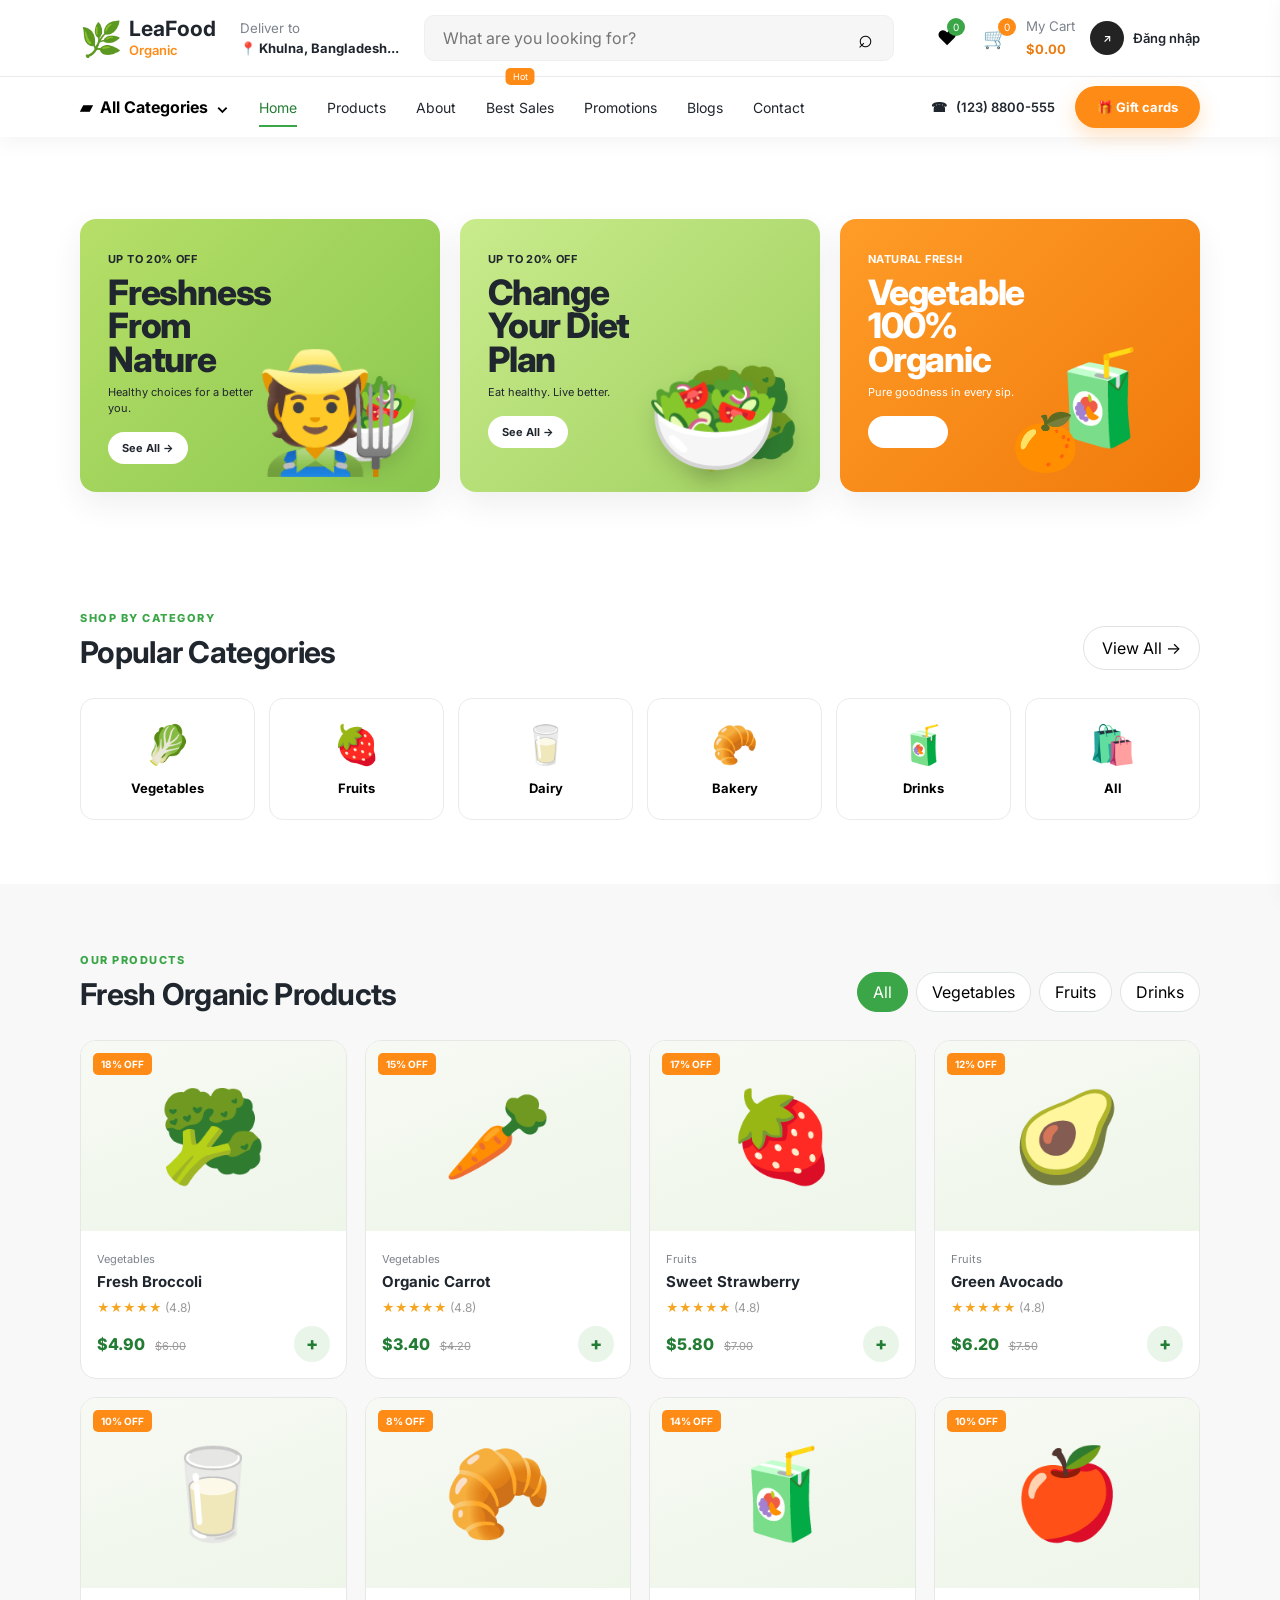
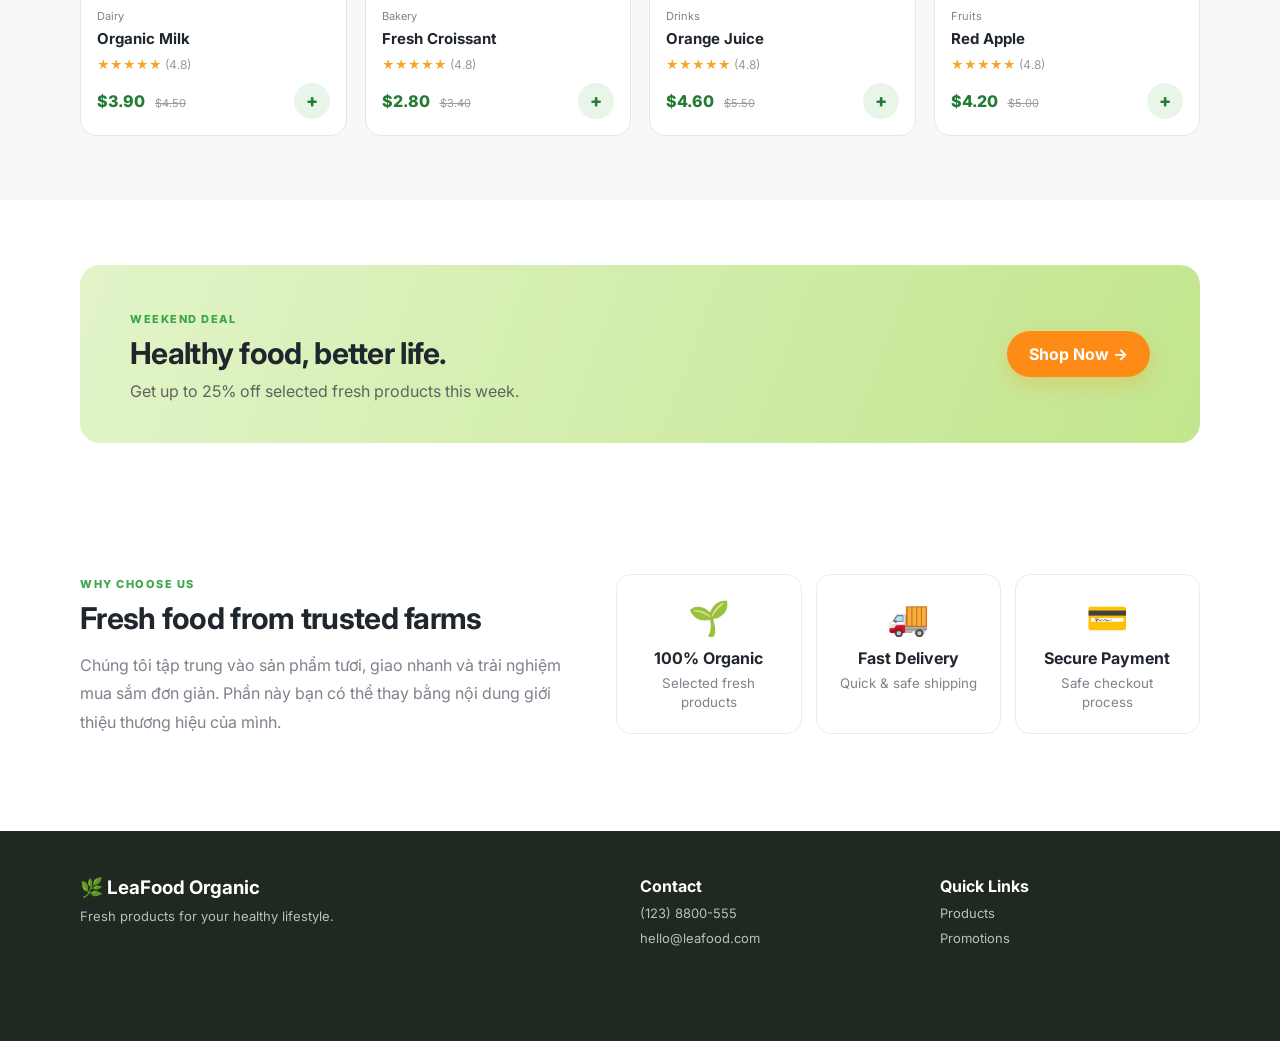
<file: frontend/html/index.html>
<!DOCTYPE html>
<html lang="vi">
<head>
  <meta charset="UTF-8" />
  <meta name="viewport" content="width=device-width, initial-scale=1.0" />
  <title>LeaFood Organic</title>
  <link rel="preconnect" href="https://fonts.googleapis.com">
  <link rel="preconnect" href="https://fonts.gstatic.com" crossorigin>
  <link href="https://fonts.googleapis.com/css2?family=Inter:wght@400;500;600;700;800&display=swap" rel="stylesheet">
  <link rel="stylesheet" href="../css/style.css" />
</head>
<body>

  <!-- TOP HEADER -->
  <header class="header">
    <div class="container header-top">
      <a class="logo" href="#">
        <div class="logo-mark">🌿</div>
        <div>
          <h2>LeaFood</h2>
          <span>Organic</span>
        </div>
      </a>

      <div class="delivery">
        <small>Deliver to</small>
        <strong>📍 Khulna, Bangladesh...</strong>
      </div>

      <div class="search-box">
        <input id="searchInput" type="text" placeholder="What are you looking for?" />
        <button id="searchBtn" aria-label="Search">⌕</button>
      </div>

      <div class="header-actions">
        <button class="icon-btn">
          ❤
          <span class="badge green">0</span>
        </button>

        <button class="icon-btn cart-icon" id="cartButton">
          🛒
          <span class="badge orange" id="cartCount">0</span>
        </button>

        <div class="cart-summary">
          <small>My Cart</small>
          <strong id="cartTotal">$0.00</strong>
        </div>

        <a class="user login-link" href="login.html">
          <div class="avatar" aria-hidden="true">↗</div>
          <span>Đăng nhập</span>
        </a>
      </div>
    </div>

    <!-- NAV -->
    <div class="nav-wrap">
      <div class="container nav">
        <button class="category-btn" id="categoryBtn">
          <span>▰</span>
          All Categories
          <span>⌄</span>
        </button>

        <nav class="nav-links" id="navLinks">
          <a class="active" href="#home">Home</a>
          <a href="#products">Products</a>
          <a href="#about">About</a>
          <a href="#products" class="hot-link">Best Sales <span class="hot">Hot</span></a>
          <a href="#promotions">Promotions</a>
          <a href="#blogs">Blogs</a>
          <a href="#contact">Contact</a>
        </nav>

        <div class="nav-right">
          <a href="tel:1238800555">☎ &nbsp; (123) 8800-555</a>
          <button class="gift-btn">🎁 Gift cards</button>
        </div>

        <button class="menu-toggle" id="menuToggle">☰</button>
      </div>
    </div>
  </header>

  <!-- MINI CATEGORY DROPDOWN -->
  <div class="category-dropdown" id="categoryDropdown">
    <a href="#">🥬 Vegetables</a>
    <a href="#">🍎 Fruits</a>
    <a href="#">🥛 Dairy</a>
    <a href="#">🍞 Bakery</a>
    <a href="#">🥩 Meat</a>
    <a href="#">🥤 Drinks</a>
  </div>

  <!-- HERO / BANNERS -->
  <main id="home">
    <section class="hero container">
      <article class="banner banner-green">
        <div class="banner-content">
          <span class="sale">UP TO 20% OFF</span>
          <h1>Freshness<br>From Nature</h1>
          <p>Healthy choices for a better you.</p>
          <a href="#products" class="shop-btn">See All →</a>
        </div>
        <div class="banner-art">
          <span class="big-emoji">🥗</span>
          <span class="person">🧑‍🌾</span>
        </div>
      </article>

      <article class="banner banner-lime">
        <div class="banner-content">
          <span class="sale">UP TO 20% OFF</span>
          <h2>Change<br>Your Diet Plan</h2>
          <p>Eat healthy. Live better.</p>
          <a href="#products" class="shop-btn">See All →</a>
        </div>
        <div class="banner-art">
          <span class="big-emoji">🥦</span>
          <span class="big-emoji salad">🥗</span>
        </div>
      </article>

      <article class="banner banner-orange">
        <div class="banner-content light">
          <span class="sale">NATURAL FRESH</span>
          <h2>Vegetable<br>100% Organic</h2>
          <p>Pure goodness in every sip.</p>
          <a href="#products" class="shop-btn">See All →</a>
        </div>
        <div class="banner-art">
          <span class="juice">🧃</span>
          <span class="orange-fruit">🍊</span>
        </div>
      </article>
    </section>

    <!-- CATEGORIES -->
    <section class="section container" id="products">
      <div class="section-heading">
        <div>
          <span class="eyebrow">SHOP BY CATEGORY</span>
          <h2>Popular Categories</h2>
        </div>
        <button class="outline-btn">View All →</button>
      </div>

      <div class="category-grid">
        <button class="category-card" data-filter="Vegetables">
          <span>🥬</span>
          <strong>Vegetables</strong>
        </button>
        <button class="category-card" data-filter="Fruits">
          <span>🍓</span>
          <strong>Fruits</strong>
        </button>
        <button class="category-card" data-filter="Dairy">
          <span>🥛</span>
          <strong>Dairy</strong>
        </button>
        <button class="category-card" data-filter="Bakery">
          <span>🥐</span>
          <strong>Bakery</strong>
        </button>
        <button class="category-card" data-filter="Drinks">
          <span>🧃</span>
          <strong>Drinks</strong>
        </button>
        <button class="category-card" data-filter="All">
          <span>🛍️</span>
          <strong>All</strong>
        </button>
      </div>
    </section>

    <!-- PRODUCTS -->
    <section class="section soft-bg">
      <div class="container">
        <div class="section-heading">
          <div>
            <span class="eyebrow">OUR PRODUCTS</span>
            <h2>Fresh Organic Products</h2>
          </div>
          <div class="product-tabs">
            <button class="tab active" data-filter="All">All</button>
            <button class="tab" data-filter="Vegetables">Vegetables</button>
            <button class="tab" data-filter="Fruits">Fruits</button>
            <button class="tab" data-filter="Drinks">Drinks</button>
          </div>
        </div>

        <div class="product-grid" id="productGrid">
          <article class="product-card">
            <div class="product-image">
              <span class="discount">18% OFF</span>
              <span>🥦</span>
            </div>
            <div class="product-info">
              <span class="product-category">Vegetables</span>
              <h3 class="product-title">Fresh Broccoli</h3>
              <div class="rating">★★★★★ <span style="color:#9a9a9a">(4.8)</span></div>
              <div class="product-bottom">
                <div>
                  <span class="price">$4.90</span>
                  <span class="old-price">$6.00</span>
                </div>
                <button class="add-btn" type="button" onclick="addToCart(1)">+</button>
              </div>
            </div>
          </article>
          <article class="product-card">
            <div class="product-image">
              <span class="discount">15% OFF</span>
              <span>🥕</span>
            </div>
            <div class="product-info">
              <span class="product-category">Vegetables</span>
              <h3 class="product-title">Organic Carrot</h3>
              <div class="rating">★★★★★ <span style="color:#9a9a9a">(4.8)</span></div>
              <div class="product-bottom">
                <div>
                  <span class="price">$3.40</span>
                  <span class="old-price">$4.20</span>
                </div>
                <button class="add-btn" type="button" onclick="addToCart(2)">+</button>
              </div>
            </div>
          </article>
          <article class="product-card">
            <div class="product-image">
              <span class="discount">17% OFF</span>
              <span>🍓</span>
            </div>
            <div class="product-info">
              <span class="product-category">Fruits</span>
              <h3 class="product-title">Sweet Strawberry</h3>
              <div class="rating">★★★★★ <span style="color:#9a9a9a">(4.8)</span></div>
              <div class="product-bottom">
                <div>
                  <span class="price">$5.80</span>
                  <span class="old-price">$7.00</span>
                </div>
                <button class="add-btn" type="button" onclick="addToCart(3)">+</button>
              </div>
            </div>
          </article>
          <article class="product-card">
            <div class="product-image">
              <span class="discount">12% OFF</span>
              <span>🥑</span>
            </div>
            <div class="product-info">
              <span class="product-category">Fruits</span>
              <h3 class="product-title">Green Avocado</h3>
              <div class="rating">★★★★★ <span style="color:#9a9a9a">(4.8)</span></div>
              <div class="product-bottom">
                <div>
                  <span class="price">$6.20</span>
                  <span class="old-price">$7.50</span>
                </div>
                <button class="add-btn" type="button" onclick="addToCart(4)">+</button>
              </div>
            </div>
          </article>
          <article class="product-card">
            <div class="product-image">
              <span class="discount">10% OFF</span>
              <span>🥛</span>
            </div>
            <div class="product-info">
              <span class="product-category">Dairy</span>
              <h3 class="product-title">Organic Milk</h3>
              <div class="rating">★★★★★ <span style="color:#9a9a9a">(4.8)</span></div>
              <div class="product-bottom">
                <div>
                  <span class="price">$3.90</span>
                  <span class="old-price">$4.50</span>
                </div>
                <button class="add-btn" type="button" onclick="addToCart(5)">+</button>
              </div>
            </div>
          </article>
          <article class="product-card">
            <div class="product-image">
              <span class="discount">8% OFF</span>
              <span>🥐</span>
            </div>
            <div class="product-info">
              <span class="product-category">Bakery</span>
              <h3 class="product-title">Fresh Croissant</h3>
              <div class="rating">★★★★★ <span style="color:#9a9a9a">(4.8)</span></div>
              <div class="product-bottom">
                <div>
                  <span class="price">$2.80</span>
                  <span class="old-price">$3.40</span>
                </div>
                <button class="add-btn" type="button" onclick="addToCart(6)">+</button>
              </div>
            </div>
          </article>
          <article class="product-card">
            <div class="product-image">
              <span class="discount">14% OFF</span>
              <span>🧃</span>
            </div>
            <div class="product-info">
              <span class="product-category">Drinks</span>
              <h3 class="product-title">Orange Juice</h3>
              <div class="rating">★★★★★ <span style="color:#9a9a9a">(4.8)</span></div>
              <div class="product-bottom">
                <div>
                  <span class="price">$4.60</span>
                  <span class="old-price">$5.50</span>
                </div>
                <button class="add-btn" type="button" onclick="addToCart(7)">+</button>
              </div>
            </div>
          </article>
          <article class="product-card">
            <div class="product-image">
              <span class="discount">10% OFF</span>
              <span>🍎</span>
            </div>
            <div class="product-info">
              <span class="product-category">Fruits</span>
              <h3 class="product-title">Red Apple</h3>
              <div class="rating">★★★★★ <span style="color:#9a9a9a">(4.8)</span></div>
              <div class="product-bottom">
                <div>
                  <span class="price">$4.20</span>
                  <span class="old-price">$5.00</span>
                </div>
                <button class="add-btn" type="button" onclick="addToCart(8)">+</button>
              </div>
            </div>
          </article>
        </div>
      </div>
    </section>

    <!-- PROMOTION -->
    <section class="promo container" id="promotions">
      <div>
        <span class="eyebrow">WEEKEND DEAL</span>
        <h2>Healthy food, better life.</h2>
        <p>Get up to 25% off selected fresh products this week.</p>
      </div>
      <button class="gift-btn">Shop Now →</button>
    </section>

    <section class="section container" id="about">
      <div class="about">
        <div>
          <span class="eyebrow">WHY CHOOSE US</span>
          <h2>Fresh food from trusted farms</h2>
          <p>
            Chúng tôi tập trung vào sản phẩm tươi, giao nhanh và trải nghiệm mua sắm đơn giản.
            Phần này bạn có thể thay bằng nội dung giới thiệu thương hiệu của mình.
          </p>
        </div>
        <div class="features">
          <div><span>🌱</span><b>100% Organic</b><small>Selected fresh products</small></div>
          <div><span>🚚</span><b>Fast Delivery</b><small>Quick & safe shipping</small></div>
          <div><span>💳</span><b>Secure Payment</b><small>Safe checkout process</small></div>
        </div>
      </div>
    </section>
  </main>

  <!-- CART PANEL -->
  <aside class="cart-panel" id="cartPanel">
    <div class="cart-panel-head">
      <h3>Your Cart</h3>
      <button id="closeCart">✕</button>
    </div>
    <div id="cartItems" class="cart-items">
      <p class="empty-cart">Your cart is empty.</p>
    </div>
    <div class="cart-footer">
      <div>
        <span>Total</span>
        <strong id="panelCartTotal">$0.00</strong>
      </div>
      <button class="checkout-btn">Checkout</button>
    </div>
  </aside>

  <div class="overlay" id="overlay"></div>

  <footer id="contact">
    <div class="container footer">
      <div>
        <h3>🌿 LeaFood Organic</h3>
        <p>Fresh products for your healthy lifestyle.</p>
      </div>
      <div>
        <b>Contact</b>
        <p>(123) 8800-555</p>
        <p>hello@leafood.com</p>
      </div>
      <div>
        <b>Quick Links</b>
        <p>Products</p>
        <p>Promotions</p>
      </div>
    </div>
  </footer>

  <script src="../js/script.js"></script>
</body>
</html>
</file>
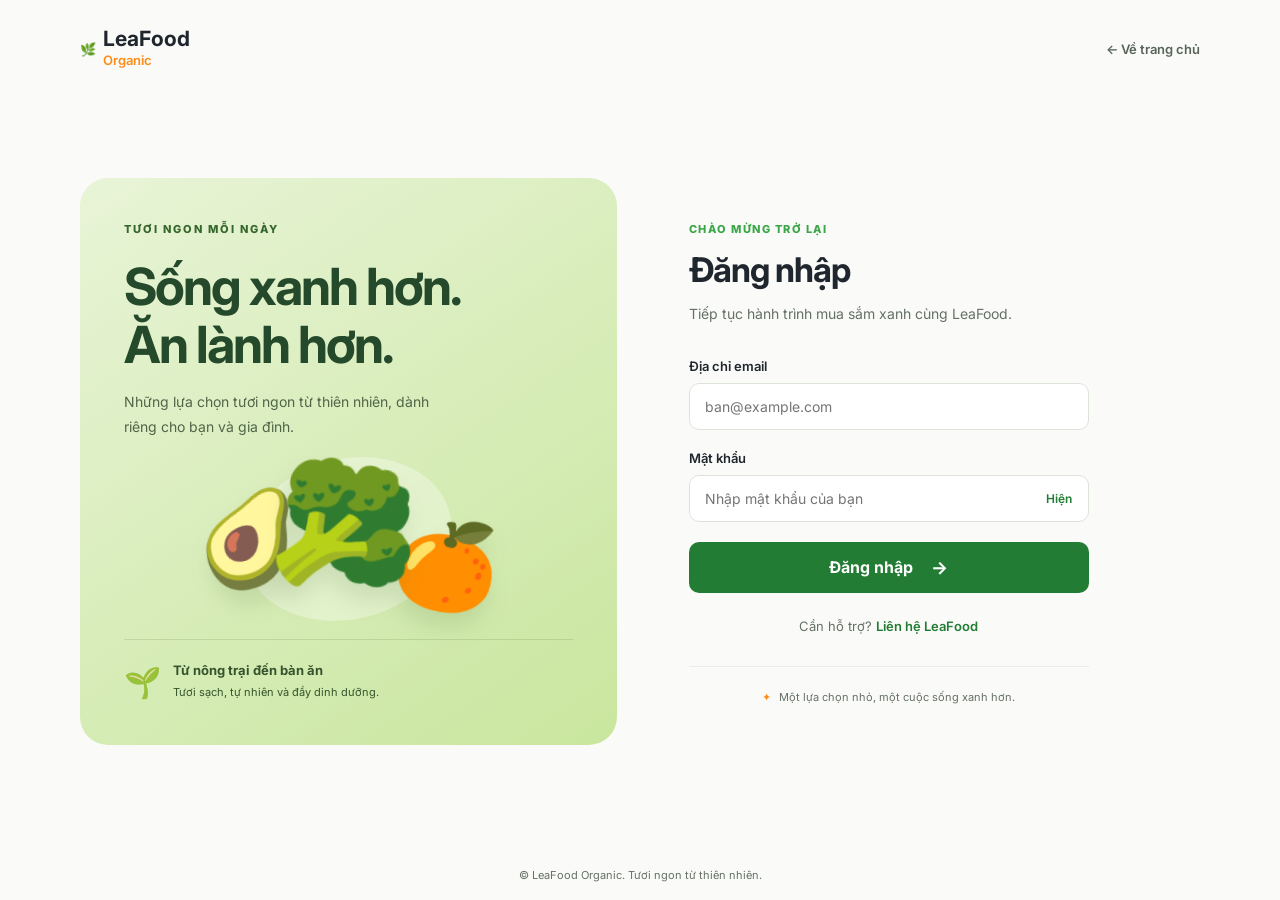
<file: frontend/html/login.html>
<!DOCTYPE html>
<html lang="vi">
<head>
  <meta charset="UTF-8" />
  <meta name="viewport" content="width=device-width, initial-scale=1.0" />
  <title>Đăng nhập | LeaFood Organic</title>
  <link rel="preconnect" href="https://fonts.googleapis.com">
  <link rel="preconnect" href="https://fonts.gstatic.com" crossorigin>
  <link href="https://fonts.googleapis.com/css2?family=Inter:wght@400;500;600;700;800&display=swap" rel="stylesheet">
  <link rel="stylesheet" href="../css/style.css" />
  <link rel="stylesheet" href="../css/login.css" />
</head>
<body class="login-page">
  <header class="login-header container">
    <a class="logo" href="index.php" aria-label="LeaFood — Trang chủ">
      <span class="logo-mark" aria-hidden="true">🌿</span>
      <div><h2>LeaFood</h2><span>Organic</span></div>
    </a>
    <a class="back-link" href="index.php">← Về trang chủ</a>
  </header>

  <main class="login-layout container">
    <section class="login-story" aria-labelledby="story-title">
      <span class="story-tag">TƯƠI NGON MỖI NGÀY</span>
      <h1 id="story-title">Sống xanh hơn.<br>Ăn lành hơn.</h1>
      <p>Những lựa chọn tươi ngon từ thiên nhiên, dành riêng cho bạn và gia đình.</p>
      <div class="produce-art" aria-hidden="true"><span>🥑</span><span>🥦</span><span>🍊</span></div>
      <div class="story-note"><span aria-hidden="true">🌱</span><div><strong>Từ nông trại đến bàn ăn</strong><small>Tươi sạch, tự nhiên và đầy dinh dưỡng.</small></div></div>
    </section>

    <section class="login-card" aria-labelledby="login-title">
      <span class="eyebrow">CHÀO MỪNG TRỞ LẠI</span>
      <h2 id="login-title">Đăng nhập</h2>
      <p class="login-intro">Tiếp tục hành trình mua sắm xanh cùng LeaFood.</p>

      <form id="loginForm" novalidate>
        <div class="form-field">
          <label for="email">Địa chỉ email</label>
          <input id="email" name="email" type="email" autocomplete="username" placeholder="ban@example.com" required aria-describedby="emailError" />
          <small class="field-error" id="emailError"></small>
        </div>
        <div class="form-field">
          <label for="password">Mật khẩu</label>
          <div class="password-field">
            <input id="password" name="password" type="password" autocomplete="current-password" placeholder="Nhập mật khẩu của bạn" required aria-describedby="passwordError" />
            <button id="togglePassword" type="button" aria-label="Hiện mật khẩu" aria-pressed="false">Hiện</button>
          </div>
          <small class="field-error" id="passwordError"></small>
        </div>
        <button class="login-submit" type="submit">Đăng nhập <span aria-hidden="true">→</span></button>
        <p id="loginStatus" class="login-status" role="status" aria-live="polite"></p>
      </form>
      <p class="login-help">Cần hỗ trợ? <a href="mailto:hello@leafood.com">Liên hệ LeaFood</a></p>
      <div class="login-assurance"><span aria-hidden="true">✦</span> Một lựa chọn nhỏ, một cuộc sống xanh hơn.</div>
    </section>
  </main>
  <footer class="login-footer">© LeaFood Organic. Tươi ngon từ thiên nhiên.</footer>
  <script src="../js/login.js"></script>
</body>
</html>
</file>
<file: frontend/css/style.css>
:root{
  --green:#3aa647;
  --green-dark:#237c34;
  --lime:#b7e271;
  --orange:#ff8b17;
  --text:#20262e;
  --muted:#7d838c;
  --border:#e9ebee;
  --soft:#f7f8f7;
  --white:#fff;
  --shadow:0 12px 30px rgba(37, 51, 43, .08);
}

*{
  box-sizing:border-box;
  margin:0;
  padding:0;
}

html{
  scroll-behavior:smooth;
}

body{
  font-family:"Inter",sans-serif;
  color:var(--text);
  background:#fff;
}

button,
input{
  font:inherit;
}

button,
a{
  -webkit-tap-highlight-color:transparent;
}

a{
  color:inherit;
  text-decoration:none;
}

.container{
  width:min(1120px,92%);
  margin:auto;
}

.header{
  position:sticky;
  top:0;
  z-index:50;
  background:#fff;
  box-shadow:0 5px 20px rgba(0,0,0,.05);
}

.header-top{
  min-height:76px;
  display:flex;
  align-items:center;
  gap:24px;
}

.logo{
  display:flex;
  align-items:center;
  min-width:max-content;
}

.logo-mark{
  font-size:34px;
  margin-right:7px;
}

.logo h2{
  line-height:1;
  font-size:21px;
}

.logo span{
  color:var(--orange);
  font-size:13px;
  font-weight:600;
}

.delivery{
  min-width:160px;
}

.delivery small,
.cart-summary small{
  display:block;
  color:var(--muted);
  margin-bottom:4px;
}

.delivery strong{
  display:block;
  max-width:170px;
  white-space:nowrap;
  overflow:hidden;
  text-overflow:ellipsis;
  font-size:13px;
}

.search-box{
  height:46px;
  flex:1;
  max-width:470px;
  display:flex;
  border-radius:10px;
  background:#f6f6f6;
  border:1px solid #efefef;
  overflow:hidden;
}

.search-box input{
  border:0;
  outline:0;
  flex:1;
  padding:0 18px;
  background:transparent;
}

.search-box button{
  width:55px;
  border:0;
  cursor:pointer;
  background:transparent;
  font-size:25px;
}

.header-actions{
  display:flex;
  align-items:center;
  gap:10px;
  margin-left:auto;
}

.icon-btn{
  position:relative;
  border:0;
  background:transparent;
  font-size:20px;
  cursor:pointer;
  padding:8px;
}

.badge{
  position:absolute;
  top:0;
  right:0;
  width:18px;
  height:18px;
  border-radius:50%;
  color:#fff;
  font-size:10px;
  display:grid;
  place-items:center;
}

.badge.green{background:var(--green);}
.badge.orange{background:var(--orange);}

.cart-summary strong{
  color:#eb7c12;
  font-size:13px;
}

.user{
  display:flex;
  align-items:center;
  gap:9px;
  margin-left:5px;
  font-size:13px;
  font-weight:600;
}

.avatar{
  width:34px;
  height:34px;
  border-radius:50%;
  display:grid;
  place-items:center;
  background:#232323;
  color:#fff;
  font-size:11px;
}

.header-actions .login-link{display:flex;}
.login-link:hover{color:var(--green-dark);}
.login-link:focus-visible{outline:2px solid var(--green);outline-offset:4px;border-radius:4px;}

.nav-wrap{
  border-top:1px solid var(--border);
}

.nav{
  height:60px;
  display:flex;
  align-items:center;
  gap:30px;
}

.category-btn{
  border:0;
  background:transparent;
  font-weight:700;
  display:flex;
  align-items:center;
  gap:8px;
  cursor:pointer;
}

.nav-links{
  display:flex;
  align-items:center;
  gap:30px;
  height:100%;
}

.nav-links a{
  font-size:14px;
  height:100%;
  display:flex;
  align-items:center;
  position:relative;
}

.nav-links a.active{
  color:var(--green-dark);
}

.nav-links a.active::after{
  content:"";
  position:absolute;
  height:2px;
  left:0;
  right:0;
  bottom:10px;
  background:var(--green);
}

.hot{
  position:absolute;
  top:-9px;
  left:50%;
  transform:translateX(-50%);
  padding:3px 7px;
  font-size:9px;
  background:var(--orange);
  color:#fff;
  border-radius:5px;
}

.nav-right{
  margin-left:auto;
  display:flex;
  align-items:center;
  gap:20px;
  white-space:nowrap;
  font-size:13px;
  font-weight:600;
}

.gift-btn{
  border:0;
  border-radius:24px;
  background:var(--orange);
  color:#fff;
  font-weight:700;
  padding:13px 22px;
  cursor:pointer;
  box-shadow:0 8px 20px rgba(255,139,23,.25);
}

.menu-toggle{
  display:none;
  border:0;
  background:transparent;
  font-size:25px;
}

.category-dropdown{
  position:fixed;
  z-index:80;
  top:135px;
  left:max(4%, calc((100% - 1120px)/2));
  width:220px;
  padding:10px;
  background:#fff;
  border:1px solid var(--border);
  border-radius:12px;
  box-shadow:var(--shadow);
  display:none;
}

.category-dropdown.open{display:block;}

.category-dropdown a{
  display:block;
  padding:12px 14px;
  border-radius:8px;
  font-size:14px;
}

.category-dropdown a:hover{
  background:#f3f8f3;
  color:var(--green-dark);
}

.hero{
  padding:82px 0 50px;
  display:grid;
  grid-template-columns:1fr 1fr 1fr;
  gap:20px;
}

.banner{
  min-height:250px;
  border-radius:16px;
  overflow:hidden;
  position:relative;
  padding:28px;
  box-shadow:var(--shadow);
}

.banner-green{
  background:linear-gradient(135deg,#b6df68,#8ac74f);
}

.banner-lime{
  background:linear-gradient(135deg,#c9eb8c,#9fd05f);
}

.banner-orange{
  background:linear-gradient(135deg,#ff9c28,#f07a0c);
}

.banner-content{
  position:relative;
  z-index:2;
  width:62%;
}

.banner-content .sale{
  font-size:11px;
  font-weight:700;
  letter-spacing:.4px;
}

.banner h1,
.banner h2{
  margin:9px 0;
  font-weight:800;
  line-height:.95;
  font-size:35px;
  letter-spacing:-1.2px;
}

.banner p{
  font-size:11px;
  line-height:1.45;
  margin-bottom:15px;
  max-width:150px;
}

.shop-btn{
  display:inline-flex;
  background:#fff;
  padding:9px 14px;
  border-radius:18px;
  font-size:11px;
  font-weight:700;
}

.banner-art{
  position:absolute;
  right:5%;
  bottom:6%;
  width:46%;
  height:80%;
}

.big-emoji{
  position:absolute;
  right:0;
  bottom:0;
  font-size:95px;
  filter:drop-shadow(0 10px 10px rgba(0,0,0,.12));
}

.person{
  position:absolute;
  right:20px;
  bottom:-6px;
  font-size:118px;
}

.salad{
  right:20px;
  bottom:-10px;
  font-size:110px;
}

.juice{
  position:absolute;
  font-size:92px;
  right:25px;
  bottom:23px;
}

.orange-fruit{
  position:absolute;
  font-size:55px;
  left:-5px;
  bottom:0;
}

.light{
  color:#fff;
}

.section{
  padding:64px 0;
}

.section-heading{
  display:flex;
  align-items:end;
  justify-content:space-between;
  gap:20px;
  margin-bottom:28px;
}

.eyebrow{
  color:var(--green);
  font-weight:800;
  font-size:11px;
  letter-spacing:1.5px;
}

.section-heading h2,
.promo h2,
.about h2{
  margin-top:8px;
  font-size:30px;
  letter-spacing:-.7px;
}

.outline-btn{
  padding:11px 18px;
  border-radius:22px;
  background:#fff;
  border:1px solid #dfe4df;
  cursor:pointer;
}

.category-grid{
  display:grid;
  grid-template-columns:repeat(6,1fr);
  gap:14px;
}

.category-card{
  border:1px solid var(--border);
  border-radius:14px;
  background:#fff;
  padding:22px 10px;
  cursor:pointer;
  transition:.25s;
}

.category-card:hover{
  transform:translateY(-5px);
  box-shadow:var(--shadow);
  border-color:#cde1ce;
}

.category-card span{
  display:block;
  font-size:38px;
  margin-bottom:10px;
}

.category-card strong{
  font-size:13px;
}

.soft-bg{
  background:var(--soft);
}

.product-tabs{
  display:flex;
  flex-wrap:wrap;
  gap:8px;
}

.tab{
  border:1px solid #dfe5df;
  border-radius:20px;
  background:#fff;
  padding:9px 15px;
  cursor:pointer;
}

.tab.active{
  background:var(--green);
  color:#fff;
  border-color:var(--green);
}

.product-grid{
  display:grid;
  grid-template-columns:repeat(4,1fr);
  gap:18px;
}

.product-card{
  background:#fff;
  border-radius:16px;
  border:1px solid #e6e8e6;
  overflow:hidden;
  transition:.25s;
}

.product-card:hover{
  transform:translateY(-5px);
  box-shadow:var(--shadow);
}

.product-image{
  height:190px;
  display:grid;
  place-items:center;
  background:linear-gradient(160deg,#f7faf4,#eef5e9);
  font-size:88px;
  position:relative;
}

.discount{
  position:absolute;
  top:12px;
  left:12px;
  background:var(--orange);
  color:#fff;
  font-size:10px;
  padding:5px 8px;
  border-radius:5px;
  font-weight:700;
}

.product-info{
  padding:16px;
}

.product-category{
  color:var(--muted);
  font-size:11px;
}

.product-title{
  font-size:15px;
  margin:5px 0 9px;
}

.rating{
  color:#f5a623;
  font-size:12px;
  margin-bottom:11px;
}

.product-bottom{
  display:flex;
  align-items:center;
  justify-content:space-between;
  gap:10px;
}

.price{
  color:var(--green-dark);
  font-weight:800;
  font-size:16px;
}

.old-price{
  font-size:11px;
  color:#9b9b9b;
  text-decoration:line-through;
  margin-left:6px;
}

.add-btn{
  border:0;
  width:36px;
  height:36px;
  border-radius:50%;
  background:#eaf5ea;
  color:var(--green-dark);
  cursor:pointer;
  font-weight:800;
  font-size:18px;
}

.add-btn:hover{
  background:var(--green);
  color:#fff;
}

.promo{
  margin-top:65px;
  margin-bottom:65px;
  border-radius:20px;
  padding:42px 50px;
  background:linear-gradient(110deg,#e2f4c9,#c2e68d);
  display:flex;
  justify-content:space-between;
  align-items:center;
}

.promo p{
  color:#5d665d;
  margin-top:10px;
}

.about{
  display:grid;
  grid-template-columns:1fr 1.2fr;
  gap:50px;
  align-items:center;
}

.about p{
  margin-top:15px;
  color:var(--muted);
  line-height:1.8;
}

.features{
  display:grid;
  grid-template-columns:repeat(3,1fr);
  gap:14px;
}

.features div{
  padding:22px;
  background:#fff;
  border:1px solid var(--border);
  border-radius:15px;
  text-align:center;
}

.features span{
  display:block;
  font-size:34px;
  margin-bottom:10px;
}

.features b,
.features small{
  display:block;
}

.features small{
  margin-top:6px;
  color:var(--muted);
  line-height:1.4;
}

.cart-panel{
  position:fixed;
  top:0;
  right:-420px;
  width:min(390px,92vw);
  height:100vh;
  background:#fff;
  z-index:100;
  transition:.3s;
  display:flex;
  flex-direction:column;
  box-shadow:-15px 0 30px rgba(0,0,0,.12);
}

.cart-panel.open{
  right:0;
}

.cart-panel-head{
  display:flex;
  justify-content:space-between;
  align-items:center;
  padding:20px;
  border-bottom:1px solid var(--border);
}

.cart-panel-head button{
  border:0;
  background:transparent;
  font-size:20px;
  cursor:pointer;
}

.cart-items{
  padding:14px 20px;
  flex:1;
  overflow:auto;
}

.empty-cart{
  color:var(--muted);
  text-align:center;
  padding-top:40px;
}

.cart-row{
  display:grid;
  grid-template-columns:46px 1fr auto;
  align-items:center;
  gap:10px;
  padding:12px 0;
  border-bottom:1px solid var(--border);
}

.cart-row .emoji{
  width:46px;
  height:46px;
  border-radius:10px;
  background:#f3f7f0;
  display:grid;
  place-items:center;
  font-size:26px;
}

.cart-row small{
  color:var(--muted);
}

.remove-btn{
  border:0;
  background:transparent;
  color:#d84c4c;
  cursor:pointer;
}

.cart-footer{
  padding:20px;
  border-top:1px solid var(--border);
}

.cart-footer > div{
  display:flex;
  justify-content:space-between;
  margin-bottom:15px;
}

.checkout-btn{
  width:100%;
  border:0;
  border-radius:10px;
  padding:14px;
  color:#fff;
  background:var(--green);
  font-weight:700;
  cursor:pointer;
}

.overlay{
  position:fixed;
  inset:0;
  background:rgba(0,0,0,.35);
  z-index:90;
  display:none;
}

.overlay.show{
  display:block;
}

footer{
  background:#1f2821;
  color:#fff;
  margin-top:30px;
}

.footer{
  min-height:210px;
  display:grid;
  grid-template-columns:2fr 1fr 1fr;
  gap:40px;
  align-items:start;
  padding-top:45px;
}

.footer p{
  color:#b8c2b9;
  font-size:13px;
  margin-top:9px;
}

@media(max-width:1050px){
  .delivery,
  .user,
  .nav-right a{
    display:none;
  }

  .hero{
    grid-template-columns:1fr 1fr;
  }

  .banner-orange{
    grid-column:1/-1;
  }

  .category-grid{
    grid-template-columns:repeat(3,1fr);
  }

  .product-grid{
    grid-template-columns:repeat(3,1fr);
  }
}

@media(max-width:820px){
  .header-top{
    flex-wrap:wrap;
    padding:12px 0;
  }

  .search-box{
    order:3;
    max-width:none;
    width:100%;
    flex-basis:100%;
  }

  .cart-summary{
    display:none;
  }

  .nav{
    height:auto;
    min-height:58px;
    flex-wrap:wrap;
  }

  .menu-toggle{
    display:block;
    margin-left:auto;
    cursor:pointer;
  }

  .nav-links{
    display:none;
    order:3;
    width:100%;
    height:auto;
    padding:8px 0 18px;
    flex-direction:column;
    align-items:flex-start;
    gap:0;
  }

  .nav-links.open{
    display:flex;
  }

  .nav-links a{
    width:100%;
    padding:12px 0;
  }

  .nav-links a.active::after,
  .hot{
    display:none;
  }

  .nav-right{
    display:none;
  }

  .hero{
    padding-top:35px;
    grid-template-columns:1fr;
  }

  .banner-orange{
    grid-column:auto;
  }

  .product-grid{
    grid-template-columns:repeat(2,1fr);
  }

  .about{
    grid-template-columns:1fr;
  }

  .promo{
    padding:34px 28px;
  }
}

@media(max-width:560px){
  .logo h2{
    font-size:18px;
  }

  .logo-mark{
    font-size:28px;
  }

  .hero{
    gap:14px;
  }

  .banner{
    min-height:220px;
  }

  .banner h1,
  .banner h2{
    font-size:31px;
  }

  .category-grid{
    grid-template-columns:repeat(2,1fr);
  }

  .section-heading{
    align-items:flex-start;
    flex-direction:column;
  }

  .product-grid{
    grid-template-columns:1fr;
  }

  .product-image{
    height:220px;
  }

  .promo{
    flex-direction:column;
    align-items:flex-start;
    gap:20px;
  }

  .features{
    grid-template-columns:1fr;
  }

  .footer{
    grid-template-columns:1fr;
    padding-bottom:40px;
  }
}
</file>
<file: frontend/css/login.css>
.login-page{background:#fafbf8;min-height:100vh;display:flex;flex-direction:column}
.login-header{display:flex;align-items:center;justify-content:space-between;padding:28px 0;gap:20px}
.back-link{font-size:13px;color:#58645b;font-weight:600}
.back-link:hover,.login-help a:hover{color:var(--green-dark);text-decoration:underline}
.login-layout{display:grid;grid-template-columns:1.05fr 1fr;align-items:center;gap:72px;flex:1;padding:24px 0 48px}
.login-story{position:relative;overflow:hidden;padding:44px;border-radius:28px;background:linear-gradient(145deg,#e8f4d7,#c9e69e);min-height:560px;display:flex;flex-direction:column;justify-content:space-between}
.story-tag{font-size:11px;letter-spacing:2px;font-weight:800;color:#35662b}
.login-story h1{font-size:clamp(36px,4vw,52px);letter-spacing:-2px;line-height:1.12;color:#24492b;margin:22px 0 16px}
.login-story>p{max-width:320px;font-size:14px;line-height:1.8;color:#506549}
.produce-art{display:flex;align-items:center;justify-content:center;min-height:200px;position:relative}
.produce-art::before{content:"";position:absolute;width:210px;height:160px;border-radius:50%;background:#ffffff50;transform:rotate(-15deg)}
.produce-art span{position:relative;font-size:86px;filter:drop-shadow(0 16px 10px #42612620);transform:rotate(-15deg)}
.produce-art span:nth-child(2){font-size:120px;margin:0 -30px;transform:translateY(-12px) rotate(12deg);z-index:1}
.produce-art span:last-child{transform:translateY(24px) rotate(10deg)}
.story-note{display:flex;align-items:center;gap:12px;border-top:1px solid #73995640;padding-top:22px;color:#35532c}
.story-note>span{font-size:30px}.story-note strong,.story-note small{display:block}.story-note strong{font-size:13px}.story-note small{font-size:11px;margin-top:6px;line-height:1.5}
.login-card{width:100%;max-width:400px;padding:18px 0}
.login-card h2{font-size:34px;letter-spacing:-1px;margin:12px 0}
.login-intro{font-size:14px;line-height:1.7;color:#657067;margin-bottom:32px}
.form-field{margin-bottom:20px}.form-field label{display:block;font-size:13px;font-weight:600;margin-bottom:9px}
.form-field input{width:100%;min-width:0;border:1px solid #dce3d9;border-radius:10px;padding:14px 15px;background:#fff;color:var(--text);font-size:14px;outline:none}
.form-field input:focus{border-color:var(--green);box-shadow:0 0 0 3px #3aa64718}
.form-field input[aria-invalid="true"]{border-color:#b83131}
.password-field{position:relative}.password-field input{padding-right:70px}
.password-field button{position:absolute;right:5px;top:5px;bottom:5px;border:0;background:transparent;padding:0 12px;color:var(--green-dark);font-size:12px;font-weight:600;cursor:pointer}
.field-error{display:block;color:#b83131;font-size:12px;line-height:1.5;margin-top:6px}.field-error:empty{display:none}
.login-submit{width:100%;border:0;border-radius:10px;padding:15px 20px;background:var(--green-dark);color:#fff;font-weight:700;cursor:pointer;display:flex;justify-content:center;gap:18px;transition:background .2s}
.login-submit:hover{background:#1a6228}.login-submit span{font-size:18px}
.login-status{font-size:13px;line-height:1.7;color:#58645b;margin-top:14px}.login-status:empty{display:none}
.login-help{font-size:13px;text-align:center;color:#657067;margin-top:25px}.login-help a{color:var(--green-dark);font-weight:600}
.login-assurance{margin-top:32px;border-top:1px solid var(--border);padding-top:22px;font-size:11px;text-align:center;color:#657067;line-height:1.6}.login-assurance span{color:var(--orange);margin-right:5px}
.login-footer{background:transparent;color:#657067;text-align:center;font-size:11px;padding:18px 20px;margin:0}
.login-page :focus-visible{outline:3px solid #f1a348;outline-offset:4px}
@media(max-width:820px){.login-layout{gap:32px;grid-template-columns:1fr 1fr}.login-story{padding:28px;min-height:520px}.produce-art span{font-size:62px}.produce-art span:nth-child(2){font-size:95px}.login-story h1{font-size:36px}}
@media(max-width:600px){.login-header{padding:22px 0}.back-link{font-size:12px}.login-layout{grid-template-columns:1fr;gap:24px;padding-top:8px}.login-story{min-height:0;padding:26px}.login-story h1{font-size:32px;margin:14px 0 10px}.login-story>p{max-width:none}.produce-art,.story-note{display:none}.login-card{max-width:none;padding:8px 4px}.login-card h2{font-size:30px}.login-intro{margin-bottom:24px}}
</file>
